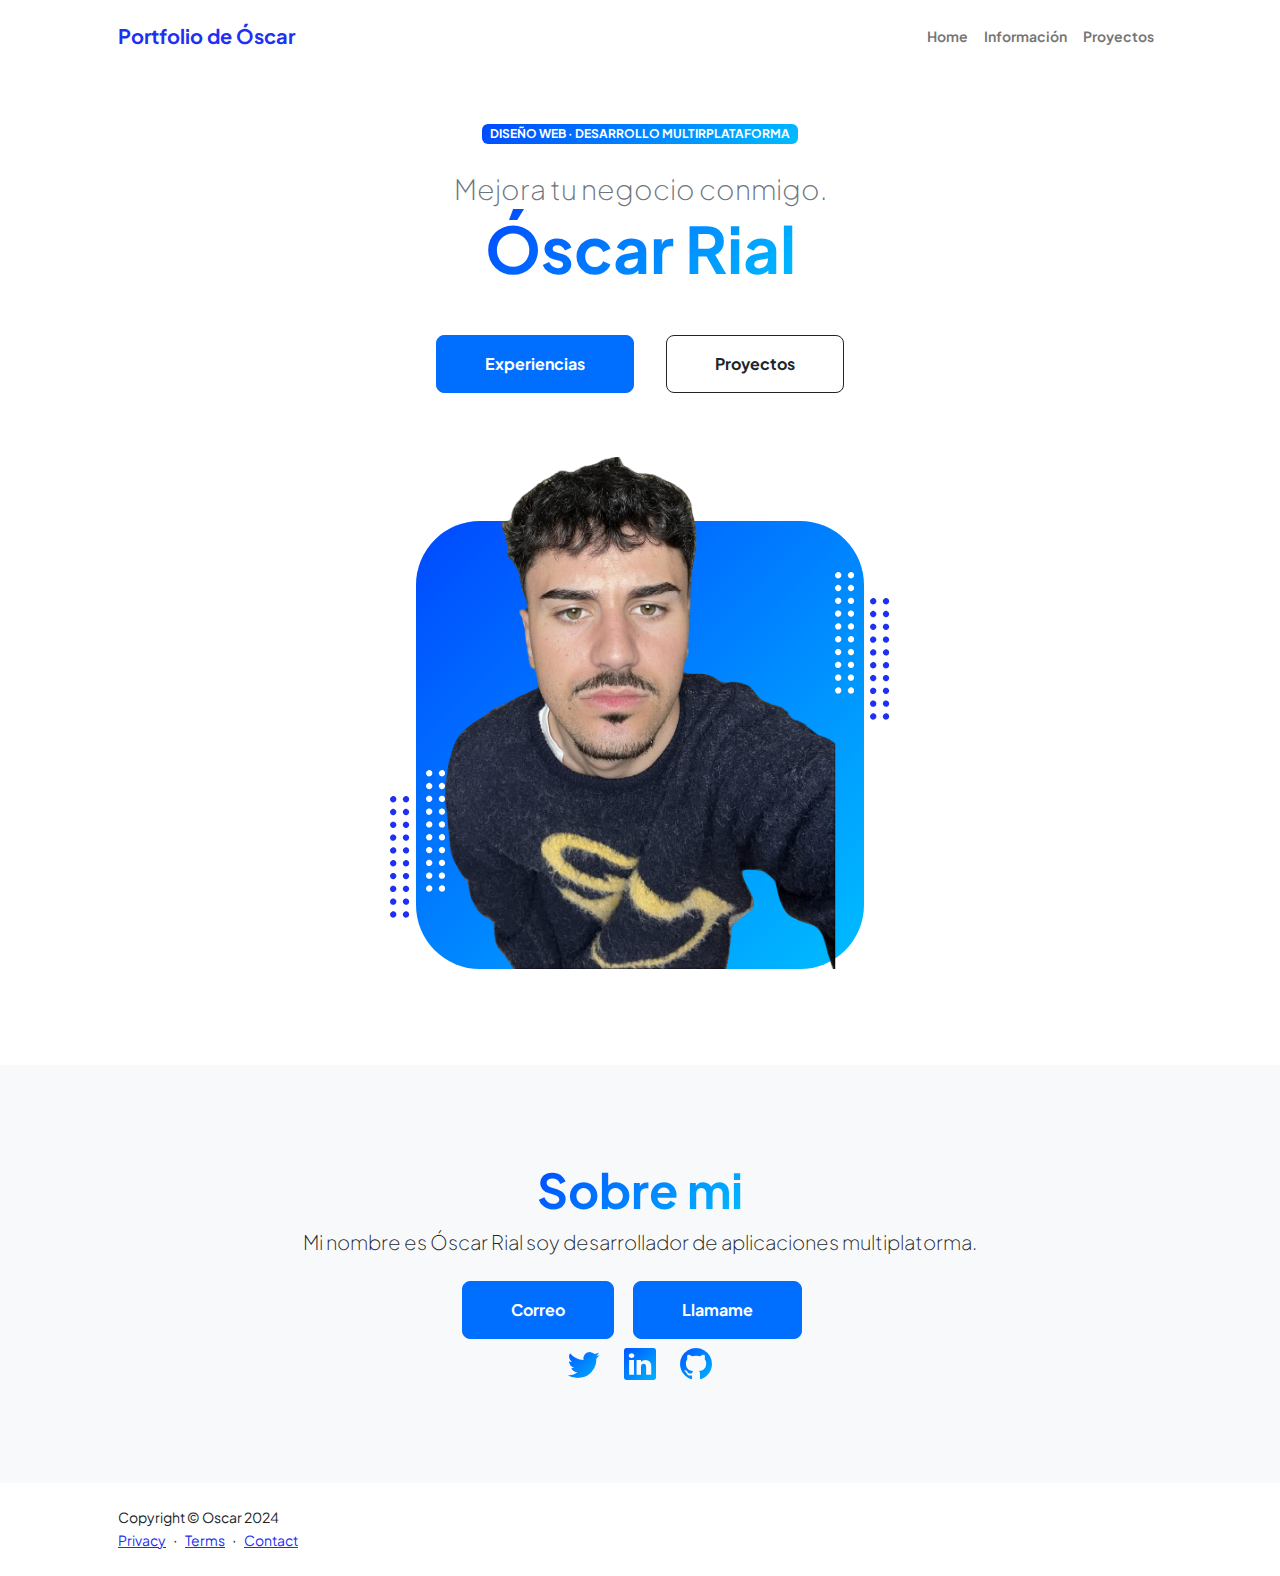
<file: index.html>
<!DOCTYPE html>
<html lang="en">
    <head>
        <meta charset="utf-8" />
        <meta name="viewport" content="width=device-width, initial-scale=1, shrink-to-fit=no" />
        <meta name="description" content="" />
        <meta name="author" content="" />
        <title>Personal - Start Bootstrap Theme</title>
        <!-- Favicon-->
        <link rel="icon" type="image/x-icon" href="assets/favicon.ico" />
        <!-- Custom Google font-->
        <link rel="preconnect" href="https://fonts.googleapis.com" />
        <link rel="preconnect" href="https://fonts.gstatic.com" crossorigin />
        <link href="https://fonts.googleapis.com/css2?family=Plus+Jakarta+Sans:wght@100;200;300;400;500;600;700;800;900&amp;display=swap" rel="stylesheet" />
        <!-- Bootstrap icons-->
        <link href="https://cdn.jsdelivr.net/npm/bootstrap-icons@1.8.1/font/bootstrap-icons.css" rel="stylesheet" />
        <!-- Core theme CSS (includes Bootstrap)-->
        <link href="css/styles.css" rel="stylesheet" />
    </head>
    <body class="d-flex flex-column h-100">
        <main class="flex-shrink-0">
            <!-- Navigation-->
            <nav class="navbar navbar-expand-lg navbar-light bg-white py-3">
                <div class="container px-5">
                    <a class="navbar-brand" href="index.html"><span class="fw-bolder text-primary">Portfolio de Óscar</span></a>
                    <button class="navbar-toggler" type="button" data-bs-toggle="collapse" data-bs-target="#navbarSupportedContent" aria-controls="navbarSupportedContent" aria-expanded="false" aria-label="Toggle navigation"><span class="navbar-toggler-icon"></span></button>
                    <div class="collapse navbar-collapse" id="navbarSupportedContent">
                        <ul class="navbar-nav ms-auto mb-2 mb-lg-0 small fw-bolder">
                            <li class="nav-item"><a class="nav-link" href="index.html">Home</a></li>
                            <li class="nav-item"><a class="nav-link" href="resume.html">Información</a></li>
                            <li class="nav-item"><a class="nav-link" href="projects.html">Proyectos</a></li>
                        </ul>
                    </div>
                </div>
            </nav>
            <!-- Header-->
            <header class="py-5">
                <div class="container px-5 pb-5">
                    <div class="row gx-5 align-items-center">
                        <div class="col-xxl-5">
                            <!-- Header text content-->
                            <div class="text-center text-xxl-start">
                                <div class="badge bg-gradient-primary-to-secondary text-white mb-4"><div class="text-uppercase">Diseño web &middot; Desarrollo multirplataforma</div></div>
                                <div class="fs-3 fw-light text-muted">Mejora tu negocio conmigo.</div>
                                <h1 class="display-3 fw-bolder mb-5"><span class="text-gradient d-inline">Óscar Rial</span></h1>
                                <div class="d-grid gap-3 d-sm-flex justify-content-sm-center justify-content-xxl-start mb-3">
                                    <a class="btn btn-primary btn-lg px-5 py-3 me-sm-3 fs-6 fw-bolder" href="resume.html">Experiencias</a>
                                    <a class="btn btn-outline-dark btn-lg px-5 py-3 fs-6 fw-bolder" href="projects.html">Proyectos</a>
                                </div>
                            </div>
                        </div>
                        <div class="col-xxl-7">
                            <!-- Header profile picture-->
                            <div class="d-flex justify-content-center mt-5 mt-xxl-0">
                                <div class="profile bg-gradient-primary-to-secondary">
                                    <!-- TIP: For best results, use a photo with a transparent background like the demo example below-->
                                    <!-- Watch a tutorial on how to do this on YouTube (link)-->
                                    <img class="profile-img" src="df2bb2d2-9001-4d45-9204-304fec6de3d0-removebg-preview.png" alt="..." />
                                    <div class="dots-1">
                                        <!-- SVG Dots-->
                                        <svg version="1.1" xmlns="http://www.w3.org/2000/svg" xmlns:xlink="http://www.w3.org/1999/xlink" x="0px" y="0px" viewBox="0 0 191.6 1215.4" style="enable-background: new 0 0 191.6 1215.4" xml:space="preserve">
                                            <g transform="translate(0.000000,1280.000000) scale(0.100000,-0.100000)">
                                                <path d="M227.7,12788.6c-105-35-200-141-222-248c-43-206,163-412,369-369c155,32,275,190,260,339c-11,105-90,213-190,262        C383.7,12801.6,289.7,12808.6,227.7,12788.6z"></path>
                                                <path d="M1507.7,12788.6c-151-50-253-216-222-362c25-119,136-230,254-255c194-41,395,142,375,339c-11,105-90,213-190,262        C1663.7,12801.6,1569.7,12808.6,1507.7,12788.6z"></path>
                                                <path d="M227.7,11508.6c-105-35-200-141-222-248c-43-206,163-412,369-369c155,32,275,190,260,339c-11,105-90,213-190,262        C383.7,11521.6,289.7,11528.6,227.7,11508.6z"></path>
                                                <path d="M1507.7,11508.6c-151-50-253-216-222-362c25-119,136-230,254-255c194-41,395,142,375,339c-11,105-90,213-190,262        C1663.7,11521.6,1569.7,11528.6,1507.7,11508.6z"></path>
                                                <path d="M227.7,10228.6c-105-35-200-141-222-248c-43-206,163-412,369-369c155,32,275,190,260,339c-11,105-90,213-190,262        C383.7,10241.6,289.7,10248.6,227.7,10228.6z"></path>
                                                <path d="M1507.7,10228.6c-105-35-200-141-222-248c-43-206,163-412,369-369c155,32,275,190,260,339c-11,105-90,213-190,262        C1663.7,10241.6,1569.7,10248.6,1507.7,10228.6z"></path>
                                                <path d="M227.7,8948.6c-105-35-200-141-222-248c-43-206,163-412,369-369c155,32,275,190,260,339c-11,105-90,213-190,262        C383.7,8961.6,289.7,8968.6,227.7,8948.6z"></path>
                                                <path d="M1507.7,8948.6c-105-35-200-141-222-248c-43-206,163-412,369-369c155,32,275,190,260,339c-11,105-90,213-190,262        C1663.7,8961.6,1569.7,8968.6,1507.7,8948.6z"></path>
                                                <path d="M227.7,7668.6c-105-35-200-141-222-248c-43-206,163-412,369-369c155,32,275,190,260,339c-11,105-90,213-190,262        C383.7,7681.6,289.7,7688.6,227.7,7668.6z"></path>
                                                <path d="M1507.7,7668.6c-105-35-200-141-222-248c-43-206,163-412,369-369c155,32,275,190,260,339c-11,105-90,213-190,262        C1663.7,7681.6,1569.7,7688.6,1507.7,7668.6z"></path>
                                                <path d="M227.7,6388.6c-105-35-200-141-222-248c-43-206,163-412,369-369c155,32,275,190,260,339c-11,105-90,213-190,262        C383.7,6401.6,289.7,6408.6,227.7,6388.6z"></path>
                                                <path d="M1507.7,6388.6c-105-35-200-141-222-248c-43-206,163-412,369-369c155,32,275,190,260,339c-11,105-90,213-190,262        C1663.7,6401.6,1569.7,6408.6,1507.7,6388.6z"></path>
                                                <path d="M227.7,5108.6c-105-35-200-141-222-248c-43-206,163-412,369-369c155,32,275,190,260,339c-11,105-90,213-190,262        C383.7,5121.6,289.7,5128.6,227.7,5108.6z"></path>
                                                <path d="M1507.7,5108.6c-105-35-200-141-222-248c-43-206,163-412,369-369c155,32,275,190,260,339c-11,105-90,213-190,262        C1663.7,5121.6,1569.7,5128.6,1507.7,5108.6z"></path>
                                                <path d="M227.7,3828.6c-105-35-200-141-222-248c-43-206,163-412,369-369c155,32,275,190,260,339c-11,105-90,213-190,262        C383.7,3841.6,289.7,3848.6,227.7,3828.6z"></path>
                                                <path d="M1507.7,3828.6c-105-35-200-141-222-248c-43-206,163-412,369-369c155,32,275,190,260,339c-11,105-90,213-190,262        C1663.7,3841.6,1569.7,3848.6,1507.7,3828.6z"></path>
                                                <path d="M227.7,2548.6c-105-35-200-141-222-248c-43-206,163-412,369-369c155,32,275,190,260,339c-11,105-90,213-190,262        C383.7,2561.6,289.7,2568.6,227.7,2548.6z"></path>
                                                <path d="M1507.7,2548.6c-105-35-200-141-222-248c-43-206,163-412,369-369c155,32,275,190,260,339c-11,105-90,213-190,262        C1663.7,2561.6,1569.7,2568.6,1507.7,2548.6z"></path>
                                                <path d="M227.7,1268.6c-105-35-200-141-222-248c-43-206,163-412,369-369c155,32,275,190,260,339c-11,105-90,213-190,262        C383.7,1281.6,289.7,1288.6,227.7,1268.6z"></path>
                                                <path d="M1507.7,1268.6c-105-35-200-141-222-248c-43-206,163-412,369-369c155,32,275,190,260,339c-11,105-90,213-190,262        C1663.7,1281.6,1569.7,1288.6,1507.7,1268.6z"></path>
                                            </g>
                                        </svg>
                                        <!-- END of SVG dots-->
                                    </div>
                                    <div class="dots-2">
                                        <!-- SVG Dots-->
                                        <svg version="1.1" xmlns="http://www.w3.org/2000/svg" xmlns:xlink="http://www.w3.org/1999/xlink" x="0px" y="0px" viewBox="0 0 191.6 1215.4" style="enable-background: new 0 0 191.6 1215.4" xml:space="preserve">
                                            <g transform="translate(0.000000,1280.000000) scale(0.100000,-0.100000)">
                                                <path d="M227.7,12788.6c-105-35-200-141-222-248c-43-206,163-412,369-369c155,32,275,190,260,339c-11,105-90,213-190,262        C383.7,12801.6,289.7,12808.6,227.7,12788.6z"></path>
                                                <path d="M1507.7,12788.6c-151-50-253-216-222-362c25-119,136-230,254-255c194-41,395,142,375,339c-11,105-90,213-190,262        C1663.7,12801.6,1569.7,12808.6,1507.7,12788.6z"></path>
                                                <path d="M227.7,11508.6c-105-35-200-141-222-248c-43-206,163-412,369-369c155,32,275,190,260,339c-11,105-90,213-190,262        C383.7,11521.6,289.7,11528.6,227.7,11508.6z"></path>
                                                <path d="M1507.7,11508.6c-151-50-253-216-222-362c25-119,136-230,254-255c194-41,395,142,375,339c-11,105-90,213-190,262        C1663.7,11521.6,1569.7,11528.6,1507.7,11508.6z"></path>
                                                <path d="M227.7,10228.6c-105-35-200-141-222-248c-43-206,163-412,369-369c155,32,275,190,260,339c-11,105-90,213-190,262        C383.7,10241.6,289.7,10248.6,227.7,10228.6z"></path>
                                                <path d="M1507.7,10228.6c-105-35-200-141-222-248c-43-206,163-412,369-369c155,32,275,190,260,339c-11,105-90,213-190,262        C1663.7,10241.6,1569.7,10248.6,1507.7,10228.6z"></path>
                                                <path d="M227.7,8948.6c-105-35-200-141-222-248c-43-206,163-412,369-369c155,32,275,190,260,339c-11,105-90,213-190,262        C383.7,8961.6,289.7,8968.6,227.7,8948.6z"></path>
                                                <path d="M1507.7,8948.6c-105-35-200-141-222-248c-43-206,163-412,369-369c155,32,275,190,260,339c-11,105-90,213-190,262        C1663.7,8961.6,1569.7,8968.6,1507.7,8948.6z"></path>
                                                <path d="M227.7,7668.6c-105-35-200-141-222-248c-43-206,163-412,369-369c155,32,275,190,260,339c-11,105-90,213-190,262        C383.7,7681.6,289.7,7688.6,227.7,7668.6z"></path>
                                                <path d="M1507.7,7668.6c-105-35-200-141-222-248c-43-206,163-412,369-369c155,32,275,190,260,339c-11,105-90,213-190,262        C1663.7,7681.6,1569.7,7688.6,1507.7,7668.6z"></path>
                                                <path d="M227.7,6388.6c-105-35-200-141-222-248c-43-206,163-412,369-369c155,32,275,190,260,339c-11,105-90,213-190,262        C383.7,6401.6,289.7,6408.6,227.7,6388.6z"></path>
                                                <path d="M1507.7,6388.6c-105-35-200-141-222-248c-43-206,163-412,369-369c155,32,275,190,260,339c-11,105-90,213-190,262        C1663.7,6401.6,1569.7,6408.6,1507.7,6388.6z"></path>
                                                <path d="M227.7,5108.6c-105-35-200-141-222-248c-43-206,163-412,369-369c155,32,275,190,260,339c-11,105-90,213-190,262        C383.7,5121.6,289.7,5128.6,227.7,5108.6z"></path>
                                                <path d="M1507.7,5108.6c-105-35-200-141-222-248c-43-206,163-412,369-369c155,32,275,190,260,339c-11,105-90,213-190,262        C1663.7,5121.6,1569.7,5128.6,1507.7,5108.6z"></path>
                                                <path d="M227.7,3828.6c-105-35-200-141-222-248c-43-206,163-412,369-369c155,32,275,190,260,339c-11,105-90,213-190,262        C383.7,3841.6,289.7,3848.6,227.7,3828.6z"></path>
                                                <path d="M1507.7,3828.6c-105-35-200-141-222-248c-43-206,163-412,369-369c155,32,275,190,260,339c-11,105-90,213-190,262        C1663.7,3841.6,1569.7,3848.6,1507.7,3828.6z"></path>
                                                <path d="M227.7,2548.6c-105-35-200-141-222-248c-43-206,163-412,369-369c155,32,275,190,260,339c-11,105-90,213-190,262        C383.7,2561.6,289.7,2568.6,227.7,2548.6z"></path>
                                                <path d="M1507.7,2548.6c-105-35-200-141-222-248c-43-206,163-412,369-369c155,32,275,190,260,339c-11,105-90,213-190,262        C1663.7,2561.6,1569.7,2568.6,1507.7,2548.6z"></path>
                                                <path d="M227.7,1268.6c-105-35-200-141-222-248c-43-206,163-412,369-369c155,32,275,190,260,339c-11,105-90,213-190,262        C383.7,1281.6,289.7,1288.6,227.7,1268.6z"></path>
                                                <path d="M1507.7,1268.6c-105-35-200-141-222-248c-43-206,163-412,369-369c155,32,275,190,260,339c-11,105-90,213-190,262        C1663.7,1281.6,1569.7,1288.6,1507.7,1268.6z"></path>
                                            </g>
                                        </svg>
                                        <!-- END of SVG dots-->
                                    </div>
                                    <div class="dots-3">
                                        <!-- SVG Dots-->
                                        <svg version="1.1" xmlns="http://www.w3.org/2000/svg" xmlns:xlink="http://www.w3.org/1999/xlink" x="0px" y="0px" viewBox="0 0 191.6 1215.4" style="enable-background: new 0 0 191.6 1215.4" xml:space="preserve">
                                            <g transform="translate(0.000000,1280.000000) scale(0.100000,-0.100000)">
                                                <path d="M227.7,12788.6c-105-35-200-141-222-248c-43-206,163-412,369-369c155,32,275,190,260,339c-11,105-90,213-190,262        C383.7,12801.6,289.7,12808.6,227.7,12788.6z"></path>
                                                <path d="M1507.7,12788.6c-151-50-253-216-222-362c25-119,136-230,254-255c194-41,395,142,375,339c-11,105-90,213-190,262        C1663.7,12801.6,1569.7,12808.6,1507.7,12788.6z"></path>
                                                <path d="M227.7,11508.6c-105-35-200-141-222-248c-43-206,163-412,369-369c155,32,275,190,260,339c-11,105-90,213-190,262        C383.7,11521.6,289.7,11528.6,227.7,11508.6z"></path>
                                                <path d="M1507.7,11508.6c-151-50-253-216-222-362c25-119,136-230,254-255c194-41,395,142,375,339c-11,105-90,213-190,262        C1663.7,11521.6,1569.7,11528.6,1507.7,11508.6z"></path>
                                                <path d="M227.7,10228.6c-105-35-200-141-222-248c-43-206,163-412,369-369c155,32,275,190,260,339c-11,105-90,213-190,262        C383.7,10241.6,289.7,10248.6,227.7,10228.6z"></path>
                                                <path d="M1507.7,10228.6c-105-35-200-141-222-248c-43-206,163-412,369-369c155,32,275,190,260,339c-11,105-90,213-190,262        C1663.7,10241.6,1569.7,10248.6,1507.7,10228.6z"></path>
                                                <path d="M227.7,8948.6c-105-35-200-141-222-248c-43-206,163-412,369-369c155,32,275,190,260,339c-11,105-90,213-190,262        C383.7,8961.6,289.7,8968.6,227.7,8948.6z"></path>
                                                <path d="M1507.7,8948.6c-105-35-200-141-222-248c-43-206,163-412,369-369c155,32,275,190,260,339c-11,105-90,213-190,262        C1663.7,8961.6,1569.7,8968.6,1507.7,8948.6z"></path>
                                                <path d="M227.7,7668.6c-105-35-200-141-222-248c-43-206,163-412,369-369c155,32,275,190,260,339c-11,105-90,213-190,262        C383.7,7681.6,289.7,7688.6,227.7,7668.6z"></path>
                                                <path d="M1507.7,7668.6c-105-35-200-141-222-248c-43-206,163-412,369-369c155,32,275,190,260,339c-11,105-90,213-190,262        C1663.7,7681.6,1569.7,7688.6,1507.7,7668.6z"></path>
                                                <path d="M227.7,6388.6c-105-35-200-141-222-248c-43-206,163-412,369-369c155,32,275,190,260,339c-11,105-90,213-190,262        C383.7,6401.6,289.7,6408.6,227.7,6388.6z"></path>
                                                <path d="M1507.7,6388.6c-105-35-200-141-222-248c-43-206,163-412,369-369c155,32,275,190,260,339c-11,105-90,213-190,262        C1663.7,6401.6,1569.7,6408.6,1507.7,6388.6z"></path>
                                                <path d="M227.7,5108.6c-105-35-200-141-222-248c-43-206,163-412,369-369c155,32,275,190,260,339c-11,105-90,213-190,262        C383.7,5121.6,289.7,5128.6,227.7,5108.6z"></path>
                                                <path d="M1507.7,5108.6c-105-35-200-141-222-248c-43-206,163-412,369-369c155,32,275,190,260,339c-11,105-90,213-190,262        C1663.7,5121.6,1569.7,5128.6,1507.7,5108.6z"></path>
                                                <path d="M227.7,3828.6c-105-35-200-141-222-248c-43-206,163-412,369-369c155,32,275,190,260,339c-11,105-90,213-190,262        C383.7,3841.6,289.7,3848.6,227.7,3828.6z"></path>
                                                <path d="M1507.7,3828.6c-105-35-200-141-222-248c-43-206,163-412,369-369c155,32,275,190,260,339c-11,105-90,213-190,262        C1663.7,3841.6,1569.7,3848.6,1507.7,3828.6z"></path>
                                                <path d="M227.7,2548.6c-105-35-200-141-222-248c-43-206,163-412,369-369c155,32,275,190,260,339c-11,105-90,213-190,262        C383.7,2561.6,289.7,2568.6,227.7,2548.6z"></path>
                                                <path d="M1507.7,2548.6c-105-35-200-141-222-248c-43-206,163-412,369-369c155,32,275,190,260,339c-11,105-90,213-190,262        C1663.7,2561.6,1569.7,2568.6,1507.7,2548.6z"></path>
                                                <path d="M227.7,1268.6c-105-35-200-141-222-248c-43-206,163-412,369-369c155,32,275,190,260,339c-11,105-90,213-190,262        C383.7,1281.6,289.7,1288.6,227.7,1268.6z"></path>
                                                <path d="M1507.7,1268.6c-105-35-200-141-222-248c-43-206,163-412,369-369c155,32,275,190,260,339c-11,105-90,213-190,262        C1663.7,1281.6,1569.7,1288.6,1507.7,1268.6z"></path>
                                            </g>
                                        </svg>
                                        <!-- END of SVG dots-->
                                    </div>
                                    <div class="dots-4">
                                        <!-- SVG Dots-->
                                        <svg version="1.1" xmlns="http://www.w3.org/2000/svg" xmlns:xlink="http://www.w3.org/1999/xlink" x="0px" y="0px" viewBox="0 0 191.6 1215.4" style="enable-background: new 0 0 191.6 1215.4" xml:space="preserve">
                                            <g transform="translate(0.000000,1280.000000) scale(0.100000,-0.100000)">
                                                <path d="M227.7,12788.6c-105-35-200-141-222-248c-43-206,163-412,369-369c155,32,275,190,260,339c-11,105-90,213-190,262        C383.7,12801.6,289.7,12808.6,227.7,12788.6z"></path>
                                                <path d="M1507.7,12788.6c-151-50-253-216-222-362c25-119,136-230,254-255c194-41,395,142,375,339c-11,105-90,213-190,262        C1663.7,12801.6,1569.7,12808.6,1507.7,12788.6z"></path>
                                                <path d="M227.7,11508.6c-105-35-200-141-222-248c-43-206,163-412,369-369c155,32,275,190,260,339c-11,105-90,213-190,262        C383.7,11521.6,289.7,11528.6,227.7,11508.6z"></path>
                                                <path d="M1507.7,11508.6c-151-50-253-216-222-362c25-119,136-230,254-255c194-41,395,142,375,339c-11,105-90,213-190,262        C1663.7,11521.6,1569.7,11528.6,1507.7,11508.6z"></path>
                                                <path d="M227.7,10228.6c-105-35-200-141-222-248c-43-206,163-412,369-369c155,32,275,190,260,339c-11,105-90,213-190,262        C383.7,10241.6,289.7,10248.6,227.7,10228.6z"></path>
                                                <path d="M1507.7,10228.6c-105-35-200-141-222-248c-43-206,163-412,369-369c155,32,275,190,260,339c-11,105-90,213-190,262        C1663.7,10241.6,1569.7,10248.6,1507.7,10228.6z"></path>
                                                <path d="M227.7,8948.6c-105-35-200-141-222-248c-43-206,163-412,369-369c155,32,275,190,260,339c-11,105-90,213-190,262        C383.7,8961.6,289.7,8968.6,227.7,8948.6z"></path>
                                                <path d="M1507.7,8948.6c-105-35-200-141-222-248c-43-206,163-412,369-369c155,32,275,190,260,339c-11,105-90,213-190,262        C1663.7,8961.6,1569.7,8968.6,1507.7,8948.6z"></path>
                                                <path d="M227.7,7668.6c-105-35-200-141-222-248c-43-206,163-412,369-369c155,32,275,190,260,339c-11,105-90,213-190,262        C383.7,7681.6,289.7,7688.6,227.7,7668.6z"></path>
                                                <path d="M1507.7,7668.6c-105-35-200-141-222-248c-43-206,163-412,369-369c155,32,275,190,260,339c-11,105-90,213-190,262        C1663.7,7681.6,1569.7,7688.6,1507.7,7668.6z"></path>
                                                <path d="M227.7,6388.6c-105-35-200-141-222-248c-43-206,163-412,369-369c155,32,275,190,260,339c-11,105-90,213-190,262        C383.7,6401.6,289.7,6408.6,227.7,6388.6z"></path>
                                                <path d="M1507.7,6388.6c-105-35-200-141-222-248c-43-206,163-412,369-369c155,32,275,190,260,339c-11,105-90,213-190,262        C1663.7,6401.6,1569.7,6408.6,1507.7,6388.6z"></path>
                                                <path d="M227.7,5108.6c-105-35-200-141-222-248c-43-206,163-412,369-369c155,32,275,190,260,339c-11,105-90,213-190,262        C383.7,5121.6,289.7,5128.6,227.7,5108.6z"></path>
                                                <path d="M1507.7,5108.6c-105-35-200-141-222-248c-43-206,163-412,369-369c155,32,275,190,260,339c-11,105-90,213-190,262        C1663.7,5121.6,1569.7,5128.6,1507.7,5108.6z"></path>
                                                <path d="M227.7,3828.6c-105-35-200-141-222-248c-43-206,163-412,369-369c155,32,275,190,260,339c-11,105-90,213-190,262        C383.7,3841.6,289.7,3848.6,227.7,3828.6z"></path>
                                                <path d="M1507.7,3828.6c-105-35-200-141-222-248c-43-206,163-412,369-369c155,32,275,190,260,339c-11,105-90,213-190,262        C1663.7,3841.6,1569.7,3848.6,1507.7,3828.6z"></path>
                                                <path d="M227.7,2548.6c-105-35-200-141-222-248c-43-206,163-412,369-369c155,32,275,190,260,339c-11,105-90,213-190,262        C383.7,2561.6,289.7,2568.6,227.7,2548.6z"></path>
                                                <path d="M1507.7,2548.6c-105-35-200-141-222-248c-43-206,163-412,369-369c155,32,275,190,260,339c-11,105-90,213-190,262        C1663.7,2561.6,1569.7,2568.6,1507.7,2548.6z"></path>
                                                <path d="M227.7,1268.6c-105-35-200-141-222-248c-43-206,163-412,369-369c155,32,275,190,260,339c-11,105-90,213-190,262        C383.7,1281.6,289.7,1288.6,227.7,1268.6z"></path>
                                                <path d="M1507.7,1268.6c-105-35-200-141-222-248c-43-206,163-412,369-369c155,32,275,190,260,339c-11,105-90,213-190,262        C1663.7,1281.6,1569.7,1288.6,1507.7,1268.6z"></path>
                                            </g>
                                        </svg>
                                        <!-- END of SVG dots-->
                                    </div>
                                </div>
                            </div>
                        </div>
                    </div>
                </div>
            </header>
            <!-- About Section-->
            <section class="bg-light py-5">
                <div class="container px-5">
                    <div class="row gx-5 justify-content-center">
                        <div class="col-xxl-8">
                            <div class="text-center my-5">
                                <h2 class="display-5 fw-bolder"><span class="text-gradient d-inline">Sobre mi</span></h2>
                                <p class="lead fw-light mb-4">Mi nombre es Óscar Rial soy desarrollador de aplicaciones multiplatorma.</p>
                                <a class="btn btn-primary btn-lg px-5 py-3 me-sm-3 fs-6 fw-bolder" href='mailto:oscarrial121@gmail.com'">Correo</a>
                                <a class="btn btn-primary btn-lg px-5 py-3 me-sm-3 fs-6 fw-bolder" href='tel:+34604039168'">Llamame</a>
                                <div class="d-flex justify-content-center fs-2 gap-4">
                                    <a class="text-gradient" href="#!"><i class="bi bi-twitter"></i></a>
                                    <a class="text-gradient" href="#!"><i class="bi bi-linkedin"></i></a>
                                    <a class="text-gradient" href="#!"><i class="bi bi-github"></i></a>
                                </div>
                            </div>
                        </div>
                    </div>
                </div>
            </section>
        </main>
        <!-- Footer-->
        <footer class="bg-white py-4 mt-auto">
            <div class="container px-5">
                <div class="row align-items-center justify-content-between flex-column flex-sm-row">
                    <div class="small m-0">Copyright &copy; Oscar 2024</div></div>
                    <div class="col-auto">
                        <a class="small" href="#!">Privacy</a>
                        <span class="mx-1">&middot;</span>
                        <a class="small" href="#!">Terms</a>
                        <span class="mx-1">&middot;</span>
                        <a class="small" href="#!">Contact</a>
                    </div>
                </div>
            </div>
        </footer>
        <!-- Bootstrap core JS-->
        <script src="https://cdn.jsdelivr.net/npm/bootstrap@5.2.3/dist/js/bootstrap.bundle.min.js"></script>
        <!-- Core theme JS-->
        <script src="js/scripts.js"></script>
    </body>
</html>
</file>
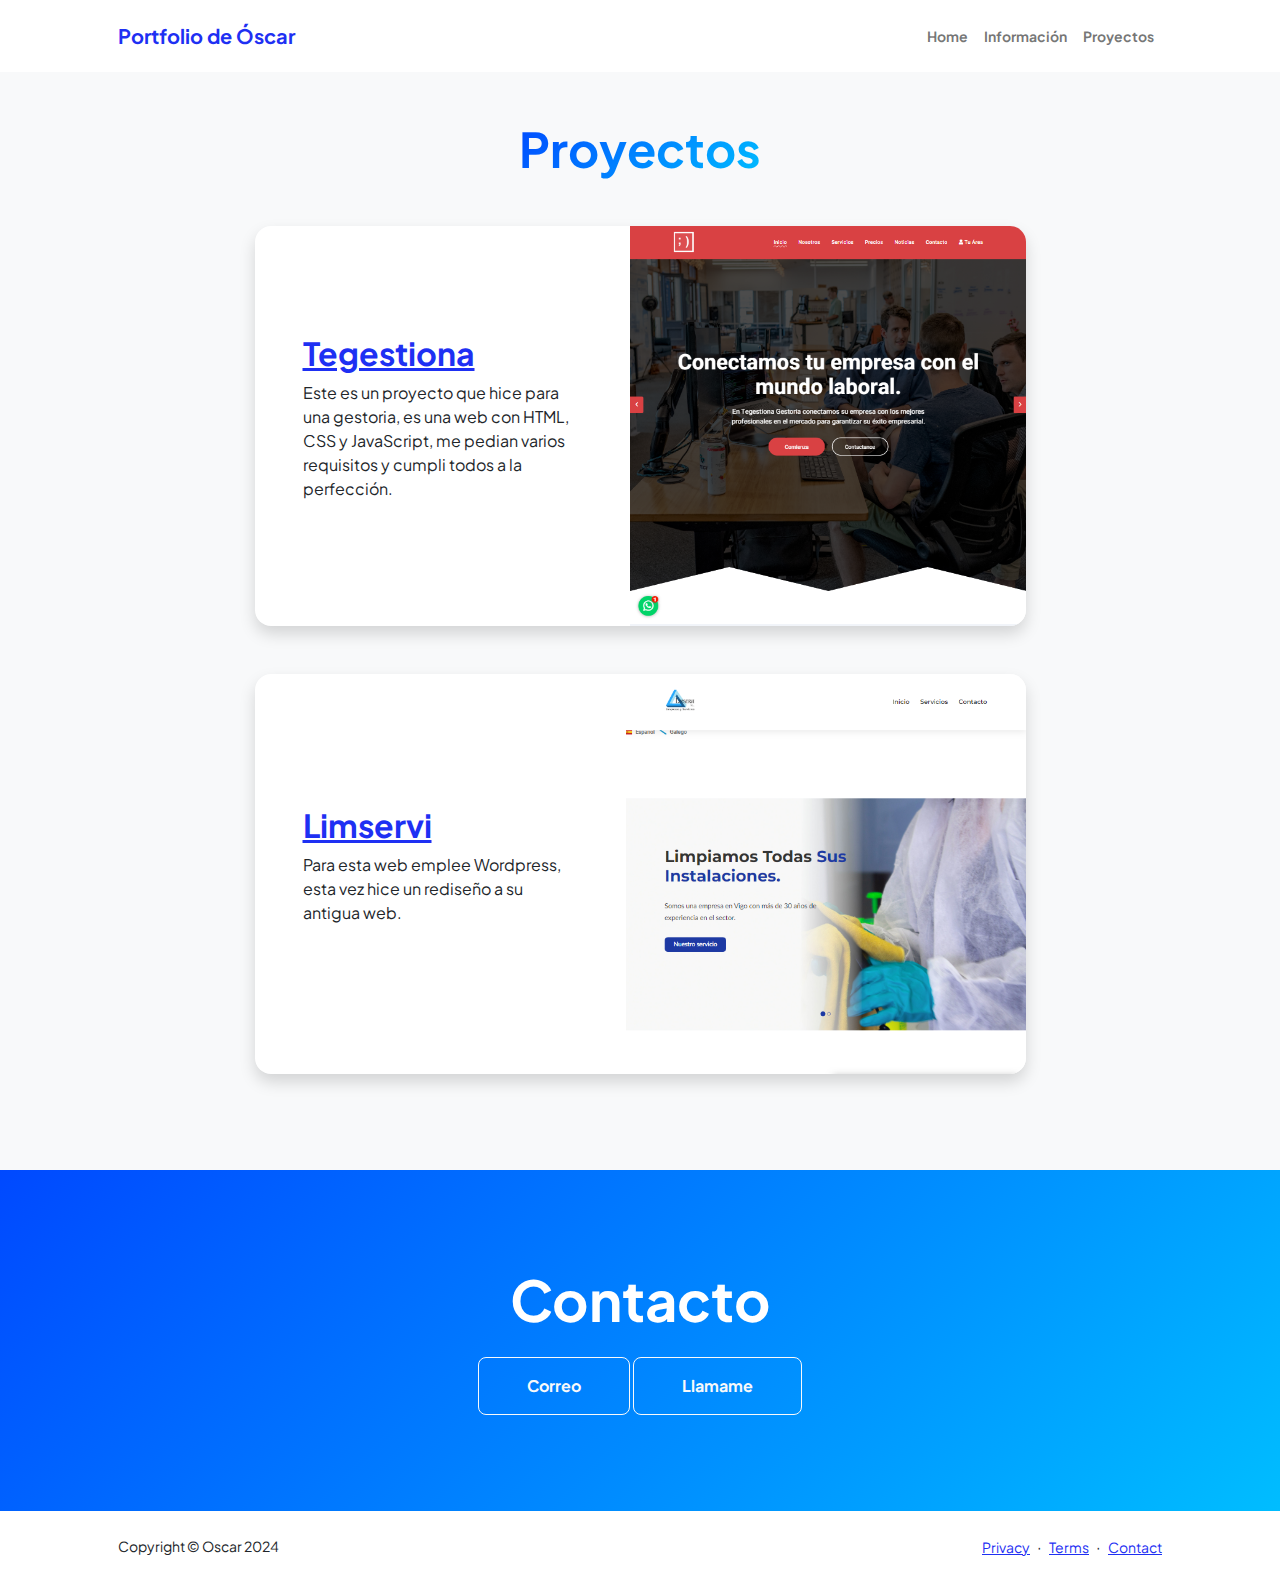
<file: projects.html>
<!DOCTYPE html>
<html lang="en">
    <head>
        <meta charset="utf-8" />
        <meta name="viewport" content="width=device-width, initial-scale=1, shrink-to-fit=no" />
        <meta name="description" content="" />
        <meta name="author" content="" />
        <title>Modern Business - Start Bootstrap Template</title>
        <!-- Favicon-->
        <link rel="icon" type="image/x-icon" href="assets/favicon.ico" />
        <!-- Custom Google font-->
        <link rel="preconnect" href="https://fonts.googleapis.com" />
        <link rel="preconnect" href="https://fonts.gstatic.com" crossorigin />
        <link href="https://fonts.googleapis.com/css2?family=Plus+Jakarta+Sans:wght@100;200;300;400;500;600;700;800;900&amp;display=swap" rel="stylesheet" />
        <!-- Bootstrap icons-->
        <link href="https://cdn.jsdelivr.net/npm/bootstrap-icons@1.8.1/font/bootstrap-icons.css" rel="stylesheet" />
        <!-- Core theme CSS (includes Bootstrap)-->
        <link href="css/styles.css" rel="stylesheet" />
    </head>
    <body class="d-flex flex-column h-100 bg-light">
        <main class="flex-shrink-0">
            <!-- Navigation-->
            <nav class="navbar navbar-expand-lg navbar-light bg-white py-3">
                <div class="container px-5">
                    <a class="navbar-brand" href="index.html"><span class="fw-bolder text-primary">Portfolio de Óscar</span></a>
                    <button class="navbar-toggler" type="button" data-bs-toggle="collapse" data-bs-target="#navbarSupportedContent" aria-controls="navbarSupportedContent" aria-expanded="false" aria-label="Toggle navigation"><span class="navbar-toggler-icon"></span></button>
                    <div class="collapse navbar-collapse" id="navbarSupportedContent">
                        <ul class="navbar-nav ms-auto mb-2 mb-lg-0 small fw-bolder">
                            <li class="nav-item"><a class="nav-link" href="index.html">Home</a></li>
                            <li class="nav-item"><a class="nav-link" href="resume.html">Información</a></li>
                            <li class="nav-item"><a class="nav-link" href="projects.html">Proyectos</a></li>
                        </ul>
                    </div>
                </div>
            </nav>
            <!-- Projects Section-->
            <section class="py-5">
                <div class="container px-5 mb-5">
                    <div class="text-center mb-5">
                        <h1 class="display-5 fw-bolder mb-0"><span class="text-gradient d-inline">Proyectos</span></h1>
                    </div>
                    <div class="row gx-5 justify-content-center">
                        <div class="col-lg-11 col-xl-9 col-xxl-8">
                            <!-- Project Card 1-->
                            <div class="card overflow-hidden shadow rounded-4 border-0 mb-5">
                                <div class="card-body p-0">
                                    <div class="d-flex align-items-center">
                                        <div class="p-5">
                                            <h2 class="fw-bolder"><a href="https://www.tegestiona.es/" target="_blank">Tegestiona</a></h2>
                                            <p>Este es un proyecto que hice para una gestoria, es una web con HTML, CSS y JavaScript, me pedian varios requisitos y cumpli todos a la perfección.</p>
                                        </div>
                                        <img class="img-fluid" src="TEGESTIONA.png" alt="..." />
                                    </div>
                                </div>
                            </div>
                            <!-- Project Card 2-->
                            <div class="card overflow-hidden shadow rounded-4 border-0">
                                <div class="card-body p-0">
                                    <div class="d-flex align-items-center">
                                        <div class="p-5">
                                            <h2 class="fw-bolder"><a href="https://www.limpiezaslimservi.es/" target="_blank">Limservi</a></h2>
                                            <p>Para esta web emplee Wordpress, esta vez hice un rediseño a su antigua web.</p>
                                        </div>
                                        <img class="img-fluid" src="limservi.png" alt="..." />
                                    </div>
                                </div>
                            </div>
                        </div>
                    </div>
                </div>
            </section>
            <!-- Call to action section-->
            <section class="py-5 bg-gradient-primary-to-secondary text-white">
                <div class="container px-5 my-5">
                    <div class="text-center">
                        <h2 class="display-4 fw-bolder mb-4">Contacto</h2>
                        <a class="btn btn-outline-light btn-lg px-5 py-3 fs-6 fw-bolder" href='mailto:oscarrial121@gmail.com'">Correo</a>
                        <a class="btn btn-outline-light btn-lg px-5 py-3 fs-6 fw-bolder" href='tel:+34604039168'">Llamame</a>
                    </div>
                </div>
            </section>
        </main>
        <!-- Footer-->
        <footer class="bg-white py-4 mt-auto">
            <div class="container px-5">
                <div class="row align-items-center justify-content-between flex-column flex-sm-row">
                    <div class="col-auto"><div class="small m-0">Copyright &copy; Oscar 2024</div></div>
                    <div class="col-auto">
                        <a class="small" href="#!">Privacy</a>
                        <span class="mx-1">&middot;</span>
                        <a class="small" href="#!">Terms</a>
                        <span class="mx-1">&middot;</span>
                        <a class="small" href="#!">Contact</a>
                    </div>
                </div>
            </div>
        </footer>
        <!-- Bootstrap core JS-->
        <script src="https://cdn.jsdelivr.net/npm/bootstrap@5.2.3/dist/js/bootstrap.bundle.min.js"></script>
        <!-- Core theme JS-->
        <script src="js/scripts.js"></script>
    </body>
</html>
</file>
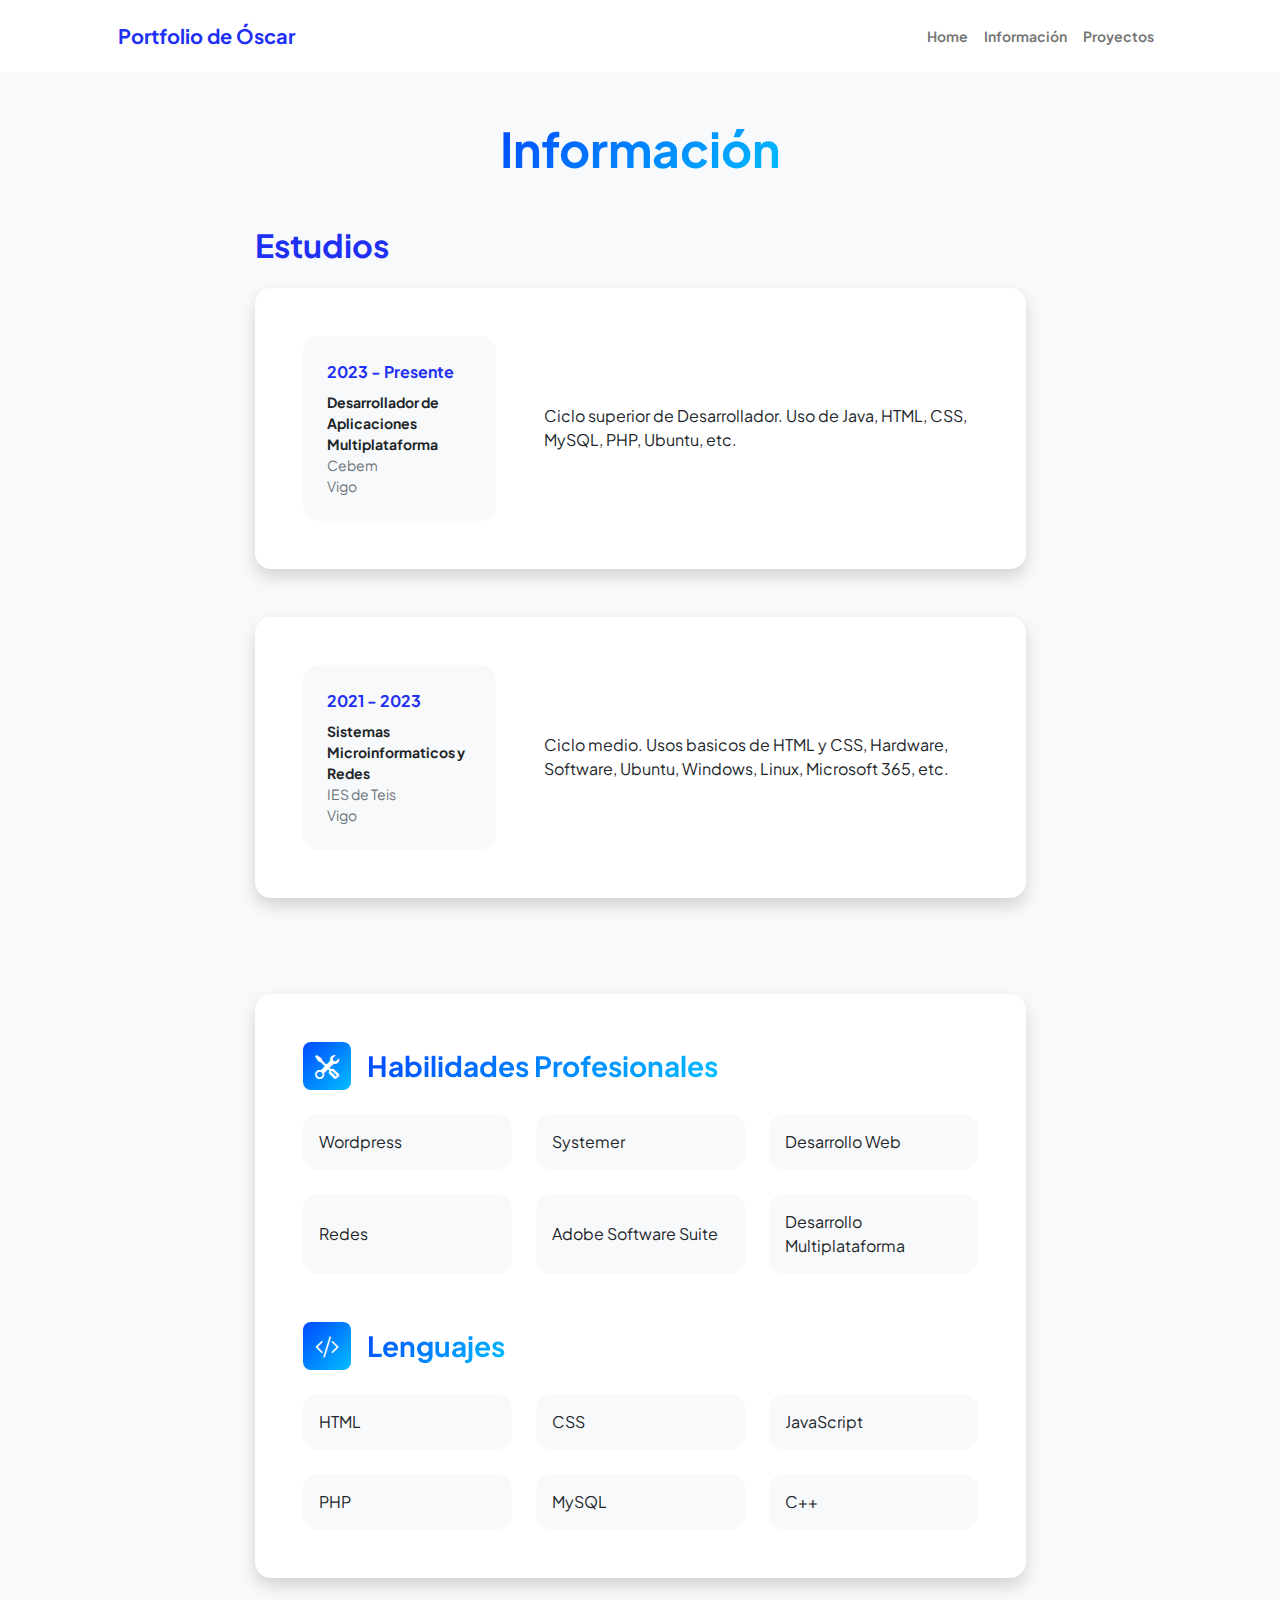
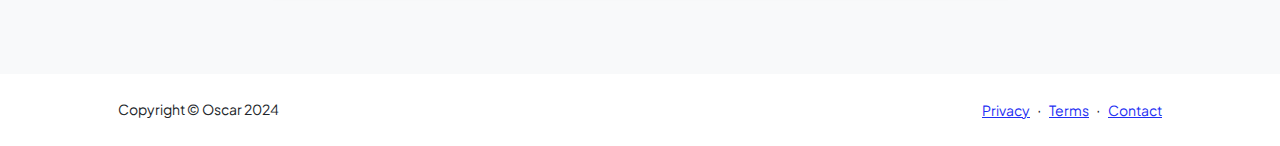
<file: resume.html>
<!DOCTYPE html>
<html lang="en">

<head>
    <meta charset="utf-8" />
    <meta name="viewport" content="width=device-width, initial-scale=1, shrink-to-fit=no" />
    <meta name="description" content="" />
    <meta name="author" content="" />
    <title>Portfolio Oscar</title>
    <!-- Favicon-->
    <link rel="icon" type="image/x-icon" href="assets/favicon.ico" />
    <!-- Custom Google font-->
    <link rel="preconnect" href="https://fonts.googleapis.com" />
    <link rel="preconnect" href="https://fonts.gstatic.com" crossorigin />
    <link
        href="https://fonts.googleapis.com/css2?family=Plus+Jakarta+Sans:wght@100;200;300;400;500;600;700;800;900&amp;display=swap"
        rel="stylesheet" />
    <!-- Bootstrap icons-->
    <link href="https://cdn.jsdelivr.net/npm/bootstrap-icons@1.8.1/font/bootstrap-icons.css" rel="stylesheet" />
    <!-- Core theme CSS (includes Bootstrap)-->
    <link href="css/styles.css" rel="stylesheet" />
</head>

<body class="d-flex flex-column h-100 bg-light">
    <main class="flex-shrink-0">
        <!-- Navigation-->
        <nav class="navbar navbar-expand-lg navbar-light bg-white py-3">
            <div class="container px-5">
                <a class="navbar-brand" href="index.html"><span class="fw-bolder text-primary">Portfolio de
                        Óscar</span></a>
                <button class="navbar-toggler" type="button" data-bs-toggle="collapse"
                    data-bs-target="#navbarSupportedContent" aria-controls="navbarSupportedContent"
                    aria-expanded="false" aria-label="Toggle navigation"><span
                        class="navbar-toggler-icon"></span></button>
                <div class="collapse navbar-collapse" id="navbarSupportedContent">
                    <ul class="navbar-nav ms-auto mb-2 mb-lg-0 small fw-bolder">
                        <li class="nav-item"><a class="nav-link" href="index.html">Home</a></li>
                        <li class="nav-item"><a class="nav-link" href="resume.html">Información</a></li>
                        <li class="nav-item"><a class="nav-link" href="projects.html">Proyectos</a></li>
                    </ul>
                </div>
            </div>
        </nav>
        <!-- Page Content-->
        <div class="container px-5 my-5">
            <div class="text-center mb-5">
                <h1 class="display-5 fw-bolder mb-0"><span class="text-gradient d-inline">Información</span></h1>
            </div>
            <div class="row gx-5 justify-content-center">
                <div class="col-lg-11 col-xl-9 col-xxl-8">
                    <!-- Experience Section-->
                    <section>
                        <div class="d-flex align-items-center justify-content-between mb-4">
                            <h2 class="text-primary fw-bolder mb-0">Estudios</h2>
                            <!-- Download resume button-->
                            <!-- Note: Set the link href target to a PDF file within your project-->
                        </div>
                        <!-- Experience Card 1-->
                        <div class="card shadow border-0 rounded-4 mb-5">
                            <div class="card-body p-5">
                                <div class="row align-items-center gx-5">
                                    <div class="col text-center text-lg-start mb-4 mb-lg-0">
                                        <div class="bg-light p-4 rounded-4">
                                            <div class="text-primary fw-bolder mb-2">2023 - Presente</div>
                                            <div class="small fw-bolder">Desarrollador de Aplicaciones Multiplataforma
                                            </div>
                                            <div class="small text-muted">Cebem</div>
                                            <div class="small text-muted">Vigo</div>
                                        </div>
                                    </div>
                                    <div class="col-lg-8">
                                        <div>Ciclo superior de Desarrollador. Uso de Java, HTML, CSS, MySQL, PHP,
                                            Ubuntu,
                                            etc.</div>
                                    </div>
                                </div>
                            </div>
                        </div>
                        <!-- Experience Card 2-->
                        <div class="card shadow border-0 rounded-4 mb-5">
                            <div class="card-body p-5">
                                <div class="row align-items-center gx-5">
                                    <div class="col text-center text-lg-start mb-4 mb-lg-0">
                                        <div class="bg-light p-4 rounded-4">
                                            <div class="text-primary fw-bolder mb-2">2021 - 2023</div>
                                            <div class="small fw-bolder">Sistemas Microinformaticos y Redes</div>
                                            <div class="small text-muted">IES de Teis</div>
                                            <div class="small text-muted">Vigo</div>
                                        </div>
                                    </div>
                                    <div class="col-lg-8">
                                        <div>Ciclo medio. Usos basicos de HTML y CSS, Hardware, Software, Ubuntu,
                                            Windows, Linux, Microsoft 365, etc.</div>
                                    </div>
                                </div>
                            </div>
                        </div>
                    </section>

                    <!-- Divider-->
                    <div class="pb-5"></div>
                    <!-- Skills Section-->
                    <section>
                        <!-- Skillset Card-->
                        <div class="card shadow border-0 rounded-4 mb-5">
                            <div class="card-body p-5">
                                <!-- Professional skills list-->
                                <div class="mb-5">
                                    <div class="d-flex align-items-center mb-4">
                                        <div
                                            class="feature bg-primary bg-gradient-primary-to-secondary text-white rounded-3 me-3">
                                            <i class="bi bi-tools"></i>
                                        </div>
                                        <h3 class="fw-bolder mb-0"><span class="text-gradient d-inline">Habilidades
                                                Profesionales
                                            </span></h3>
                                    </div>
                                    <div class="row row-cols-1 row-cols-md-3 mb-4">
                                        <div class="col mb-4 mb-md-0">
                                            <div class="d-flex align-items-center bg-light rounded-4 p-3 h-100">
                                                Wordpress</div>
                                        </div>
                                        <div class="col mb-4 mb-md-0">
                                            <div class="d-flex align-items-center bg-light rounded-4 p-3 h-100">
                                                Systemer</div>
                                        </div>
                                        <div class="col">
                                            <div class="d-flex align-items-center bg-light rounded-4 p-3 h-100">
                                                Desarrollo Web
                                            </div>
                                        </div>
                                    </div>
                                    <div class="row row-cols-1 row-cols-md-3">
                                        <div class="col mb-4 mb-md-0">
                                            <div class="d-flex align-items-center bg-light rounded-4 p-3 h-100">
                                                Redes</div>
                                        </div>
                                        <div class="col mb-4 mb-md-0">
                                            <div class="d-flex align-items-center bg-light rounded-4 p-3 h-100">Adobe
                                                Software Suite</div>
                                        </div>
                                        <div class="col">
                                            <div class="d-flex align-items-center bg-light rounded-4 p-3 h-100">Desarrollo Multiplataforma
                                            </div>
                                        </div>
                                    </div>
                                </div>
                                <!-- Languages list-->
                                <div class="mb-0">
                                    <div class="d-flex align-items-center mb-4">
                                        <div
                                            class="feature bg-primary bg-gradient-primary-to-secondary text-white rounded-3 me-3">
                                            <i class="bi bi-code-slash"></i>
                                        </div>
                                        <h3 class="fw-bolder mb-0"><span class="text-gradient d-inline">Lenguajes</span>
                                        </h3>
                                    </div>
                                    <div class="row row-cols-1 row-cols-md-3 mb-4">
                                        <div class="col mb-4 mb-md-0">
                                            <div class="d-flex align-items-center bg-light rounded-4 p-3 h-100">HTML
                                            </div>
                                        </div>
                                        <div class="col mb-4 mb-md-0">
                                            <div class="d-flex align-items-center bg-light rounded-4 p-3 h-100">CSS
                                            </div>
                                        </div>
                                        <div class="col">
                                            <div class="d-flex align-items-center bg-light rounded-4 p-3 h-100">
                                                JavaScript</div>
                                        </div>
                                    </div>
                                    <div class="row row-cols-1 row-cols-md-3">
                                        <div class="col mb-4 mb-md-0">
                                            <div class="d-flex align-items-center bg-light rounded-4 p-3 h-100">PHP
                                            </div>
                                        </div>
                                        <div class="col mb-4 mb-md-0">
                                            <div class="d-flex align-items-center bg-light rounded-4 p-3 h-100">MySQL
                                            </div>
                                        </div>
                                        <div class="col">
                                            <div class="d-flex align-items-center bg-light rounded-4 p-3 h-100">C++
                                            </div>
                                        </div>
                                    </div>
                                </div>
                            </div>
                        </div>
                    </section>
                </div>
            </div>
        </div>
    </main>
    <!-- Footer-->
    <footer class="bg-white py-4 mt-auto">
        <div class="container px-5">
            <div class="row align-items-center justify-content-between flex-column flex-sm-row">
                <div class="col-auto">
                    <div class="small m-0">Copyright &copy; Oscar 2024</div>
                </div>
                <div class="col-auto">
                    <a class="small" href="#!">Privacy</a>
                    <span class="mx-1">&middot;</span>
                    <a class="small" href="#!">Terms</a>
                    <span class="mx-1">&middot;</span>
                    <a class="small" href="#!">Contact</a>
                </div>
            </div>
        </div>
    </footer>
    <!-- Bootstrap core JS-->
    <script src="https://cdn.jsdelivr.net/npm/bootstrap@5.2.3/dist/js/bootstrap.bundle.min.js"></script>
    <!-- Core theme JS-->
    <script src="js/scripts.js"></script>
</body>

</html>
</file>
